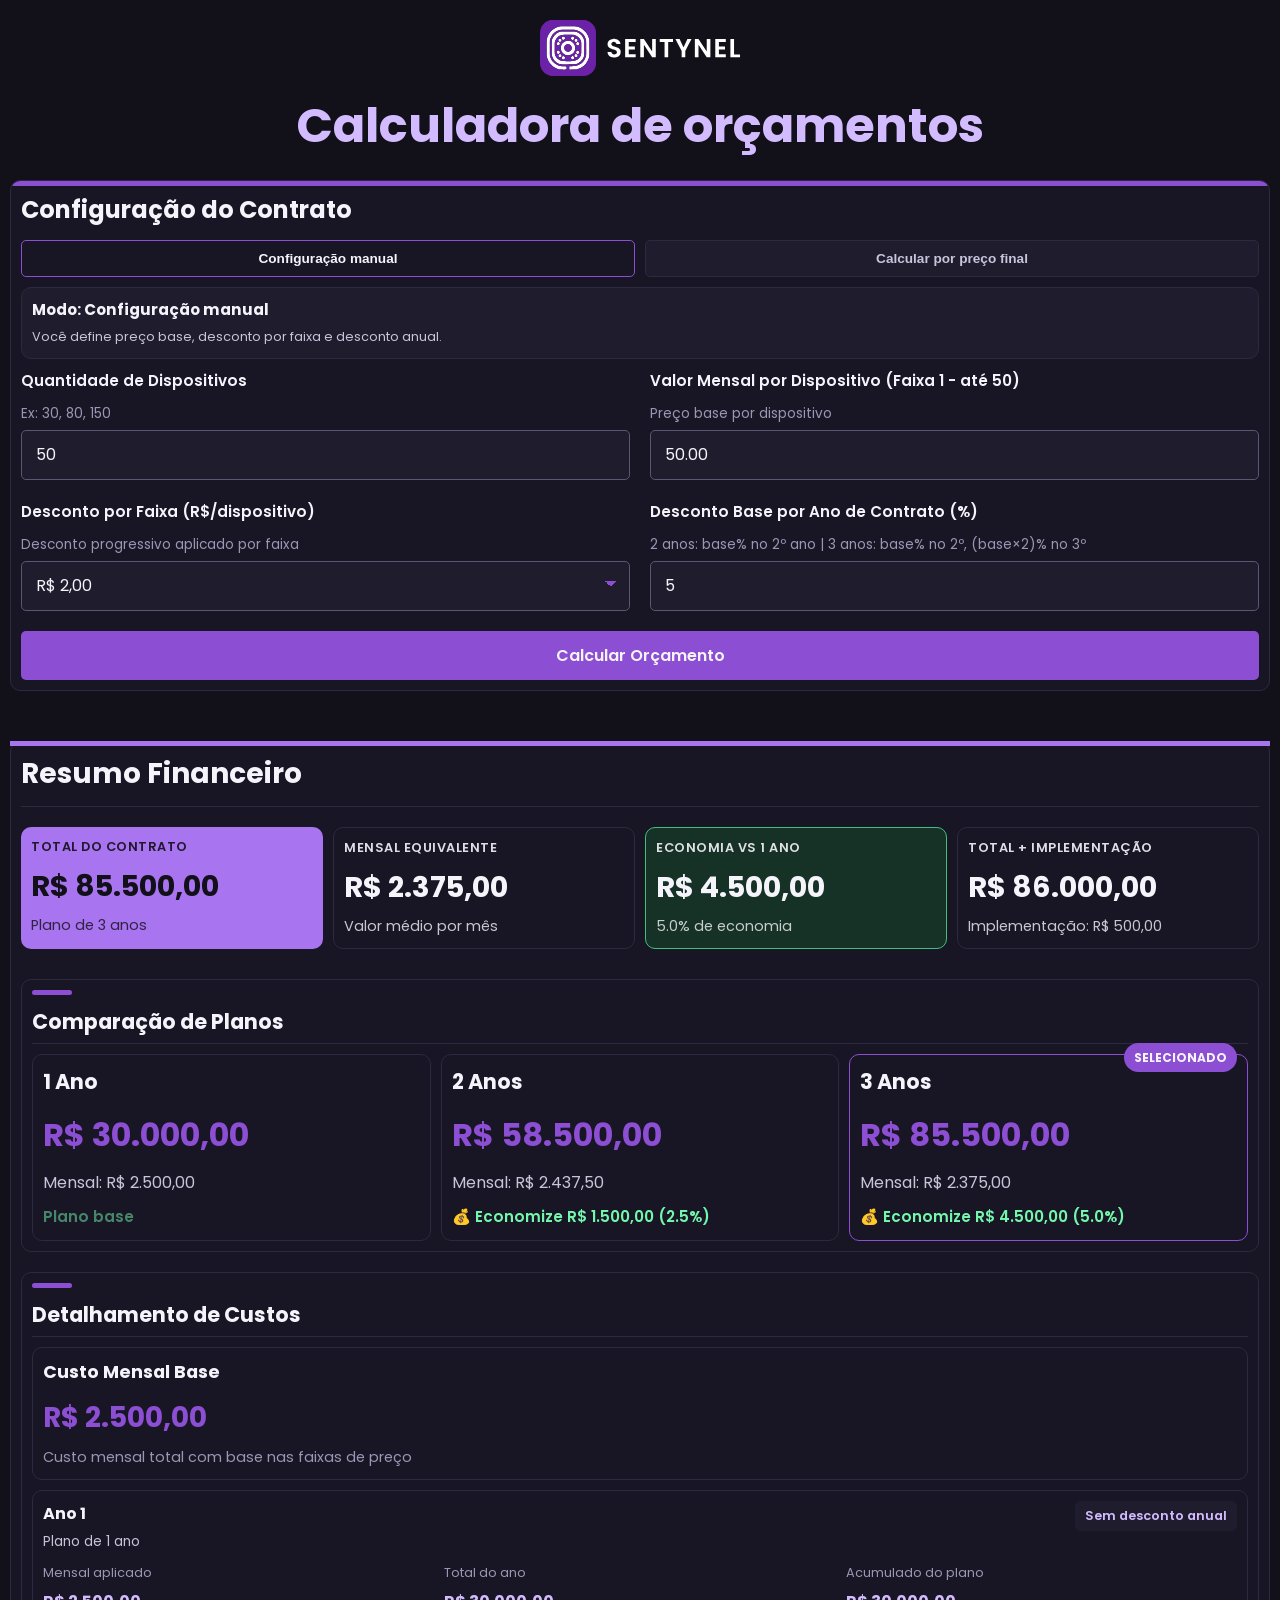
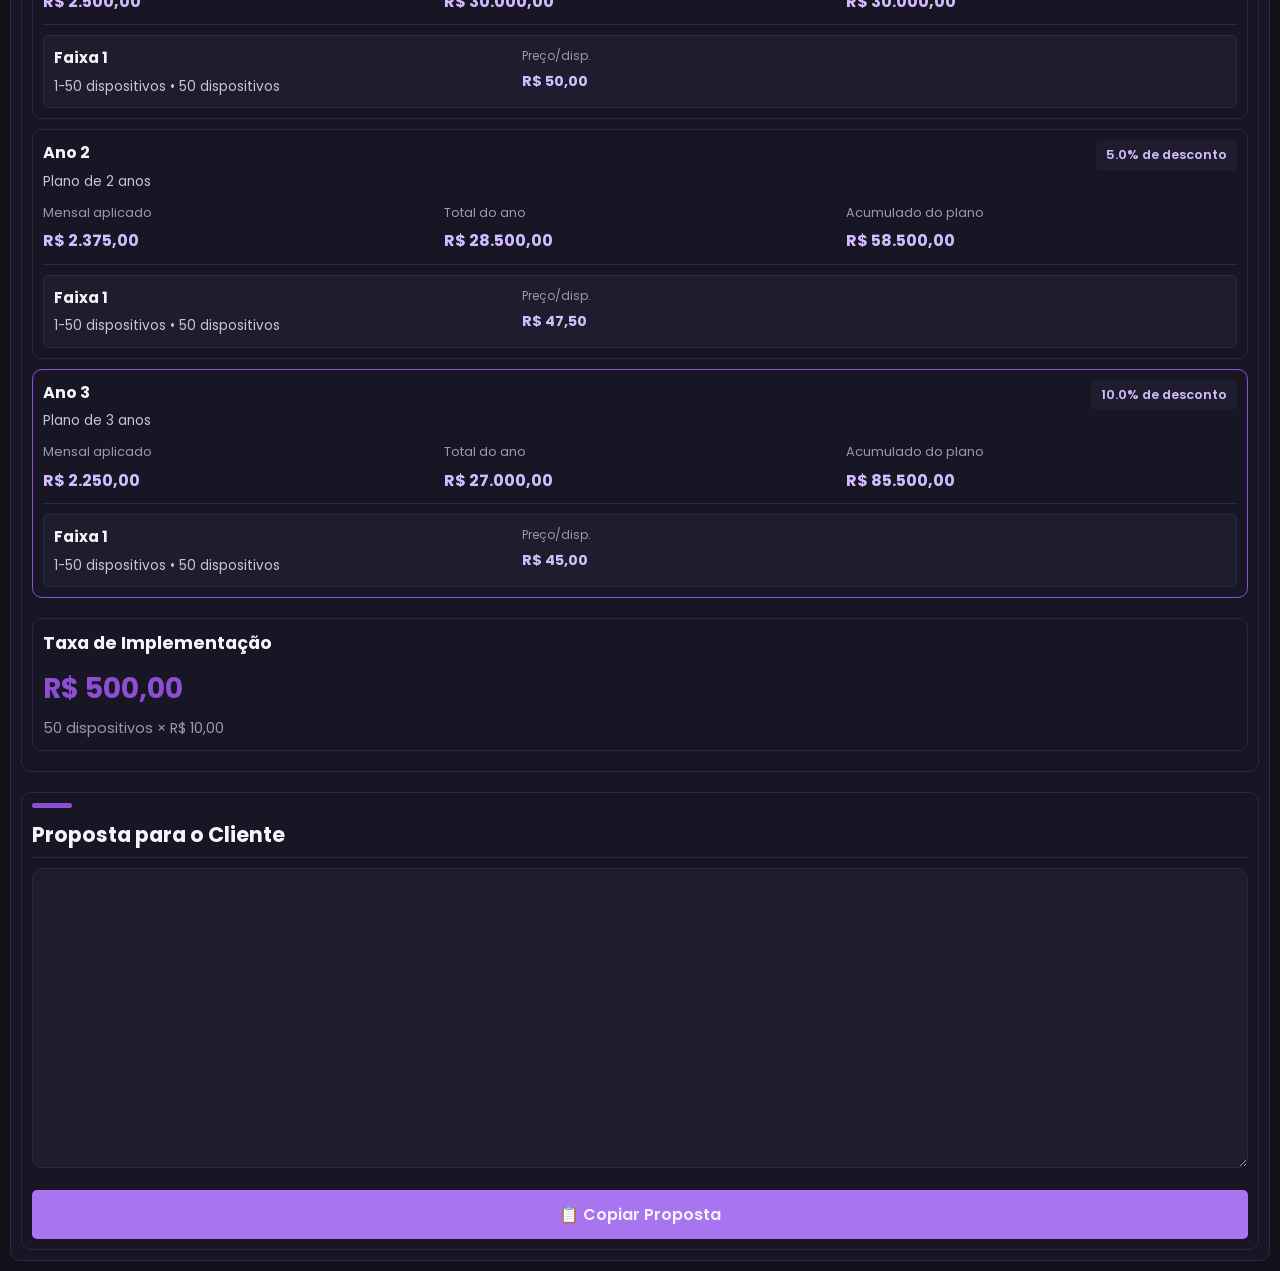
<file: index.html>
<!DOCTYPE html>
<html lang="pt-BR">
<head>
    <meta charset="UTF-8">
    <meta name="viewport" content="width=device-width, initial-scale=1.0">
    <title>Sentynel - Calculadora Comercial</title>
    <link rel="stylesheet" href="styles.css">
</head>
<body>
    <div class="container">
        <header class="header">
            <img src="./Sentynel-Logo.svg" alt="Logo Sentynel">
            <h1 class="subtitle">Calculadora de orçamentos</h1>
        </header>

        <div class="main-content">
            <!-- Formulário de Configuração -->
            <section class="config-section card">
                <h2>Configuração do Contrato</h2>

                <div class="config-mode-tabs" id="configModeTabs" role="tablist" aria-label="Modo de configuração do contrato">
                    <button type="button" class="config-mode-tab is-active" data-mode="manual" role="tab" aria-selected="true">
                        Configuração manual
                    </button>
                    <button type="button" class="config-mode-tab" data-mode="final-price" role="tab" aria-selected="false">
                        Calcular por preço final
                    </button>
                </div>

                <div class="config-mode-switch" id="configModeSwitch">
                    <div class="config-mode-info">
                        <div class="config-mode-title" id="configModeTitle">Modo: Configuração manual</div>
                        <div class="config-mode-description" id="configModeDescription">
                            Você define preço base, desconto por faixa e desconto anual.
                        </div>
                    </div>
                </div>
                
                <form id="contractForm">
                    <div class="form-group">
                        <label for="deviceCount">
                            Quantidade de Dispositivos
                            <span class="label-hint">Ex: 30, 80, 150</span>
                        </label>
                        <input 
                            type="number" 
                            id="deviceCount" 
                            min="1" 
                            value="50" 
                            required
                        >
                    </div>

                    <div class="form-group is-hidden" id="targetFinalPriceGroup">
                        <label for="targetFinalPrice">
                            Preço final desejado (mensal)
                            <span class="label-hint">Ex: 2000. Neste modo, desconto por faixa = R$ 2 e anual = 2%.</span>
                        </label>
                        <input
                            type="number"
                            id="targetFinalPrice"
                            min="0"
                            step="0.01"
                            value="2000"
                        >
                    </div>

                    <div class="form-group" id="basePriceGroup">
                        <label for="basePrice">
                            Valor Mensal por Dispositivo (Faixa 1 - até 50)
                            <span class="label-hint">Preço base por dispositivo</span>
                        </label>
                        <input
                            type="number" 
                            id="basePrice" 
                            min="0" 
                            step="0.01" 
                            value="50.00" 
                            required
                        >
                    </div>

                    <div class="form-group" id="tierDiscountGroup">
                        <label for="tierDiscount">
                            Desconto por Faixa (R$/dispositivo)
                            <span class="label-hint">Desconto progressivo aplicado por faixa</span>
                        </label>
                        <select id="tierDiscount" required>
                            <option value="2" selected>R$ 2,00</option>
                            <option value="3">R$ 3,00</option>
                        </select>
                    </div>

                    <div class="form-group" id="annualDiscountGroup">
                        <label for="annualDiscount">
                            Desconto Base por Ano de Contrato (%)
                            <span class="label-hint">2 anos: base% no 2º ano | 3 anos: base% no 2º, (base×2)% no 3º</span>
                        </label>
                        <input 
                            type="number" 
                            id="annualDiscount" 
                            min="0" 
                            max="100" 
                            step="0.5" 
                            value="5" 
                            required
                        >
                    </div>

                    <button type="button" id="calculateBtn" class="btn-primary">
                        Calcular Orçamento
                    </button>
                </form>
            </section>

            <!-- Resumo Financeiro -->
            <section class="summary-section" id="summarySection" style="display: none;">
                <div class="card">
                    <h2>Resumo Financeiro</h2>
                    
                    <!-- KPIs Principais -->
                    <div class="kpi-grid">
                        <div class="kpi-card kpi-primary">
                            <div class="kpi-label">Total do Contrato</div>
                            <div class="kpi-value" id="kpiTotal">R$ 0,00</div>
                            <div class="kpi-subtitle" id="kpiSubtitle">Plano de 3 anos</div>
                        </div>
                        <div class="kpi-card">
                            <div class="kpi-label">Mensal Equivalente</div>
                            <div class="kpi-value" id="kpiMonthly">R$ 0,00</div>
                            <div class="kpi-subtitle">Valor médio por mês</div>
                        </div>
                        <div class="kpi-card kpi-success">
                            <div class="kpi-label">Economia vs 1 Ano</div>
                            <div class="kpi-value" id="kpiSavings">R$ 0,00</div>
                            <div class="kpi-subtitle" id="kpiSavingsPercent">0%</div>
                        </div>
                        <div class="kpi-card">
                            <div class="kpi-label">Total + Implementação</div>
                            <div class="kpi-value" id="kpiWithImpl">R$ 0,00</div>
                            <div class="kpi-subtitle" id="kpiImplValue">Implementação: R$ 0,00</div>
                        </div>
                    </div>

                    <!-- Cards de Planos -->
                    <div class="plans-section">
                        <h3>Comparação de Planos</h3>
                        <div class="plans-grid" id="plansGrid">
                            <!-- Cards serão gerados dinamicamente -->
                        </div>
                    </div>

                    <!-- Detalhamento por Faixas -->
                    <div class="details-section">
                        <h3>Detalhamento de Custos</h3>
                        
                        <div class="detail-card">
                            <h4>Custo Mensal Base</h4>
                            <div class="detail-value" id="baseMonthlyCost">R$ 0,00</div>
                            <p class="detail-description">Custo mensal total com base nas faixas de preço</p>
                        </div>

                        <div class="annual-breakdown" id="annualBreakdown">
                            <!-- Detalhamento anual será gerado dinamicamente -->
                        </div>

                        <div class="tiers-breakdown" id="tiersBreakdown">
                            <!-- Breakdown de faixas será gerado dinamicamente -->
                        </div>

                        <div class="detail-card">
                            <h4>Taxa de Implementação</h4>
                            <div class="detail-value" id="implementationCost">R$ 0,00</div>
                            <p class="detail-description" id="implementationFormula">0 dispositivos × R$ 10,00</p>
                        </div>
                    </div>

                    <!-- Texto Copiável -->
                    <div class="copy-section">
                        <h3>Proposta para o Cliente</h3>
                        <div class="copy-container">
                            <textarea id="proposalText" readonly></textarea>
                            <button type="button" id="copyBtn" class="btn-secondary">
                                📋 Copiar Proposta
                            </button>
                        </div>
                    </div>
                </div>
            </section>
        </div>
    </div>

    <script src="script.js" defer></script>
</body>
</html>
</file>
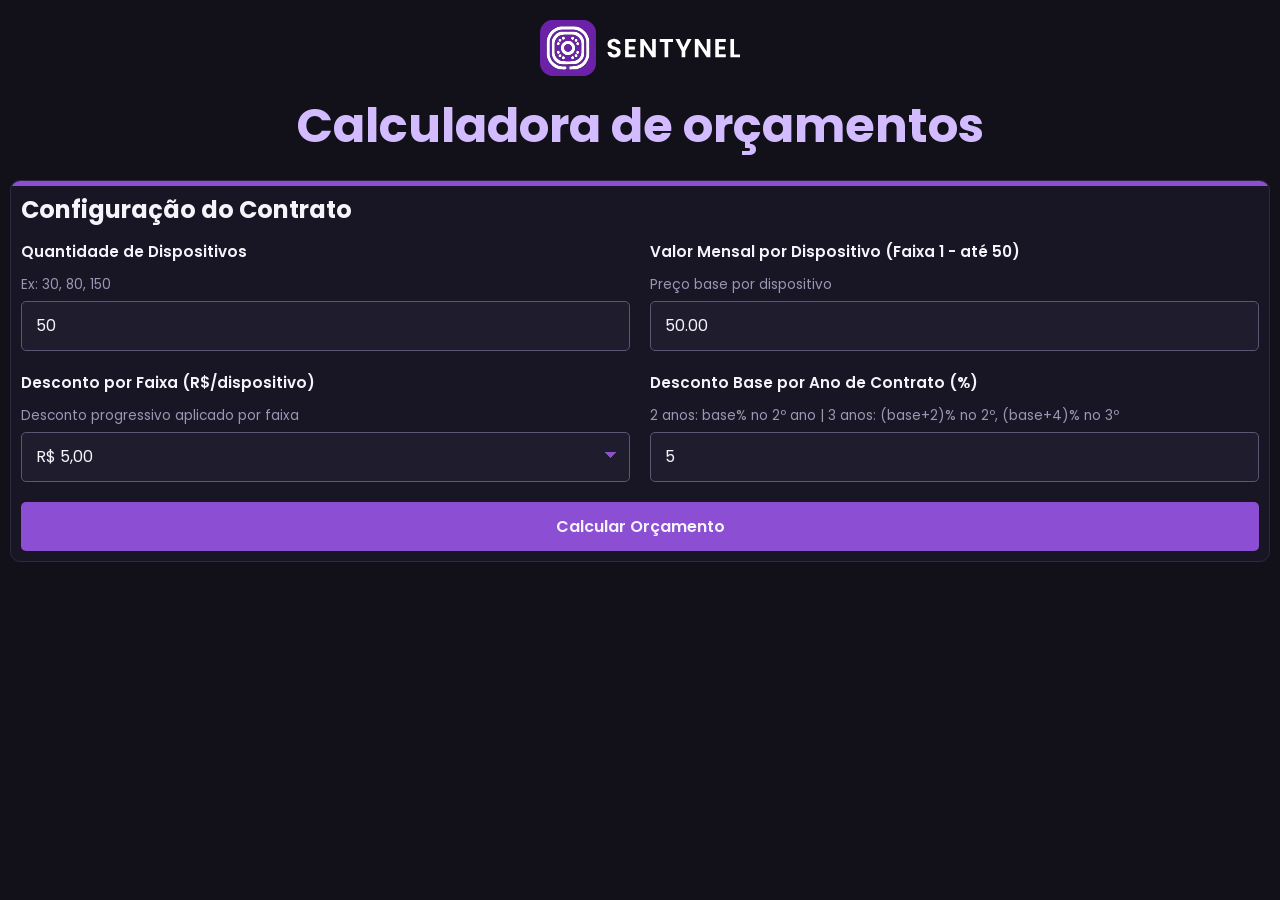
<file: Calculadora-de-custos-Sentynel.html>
<!DOCTYPE html>
<html lang="pt-BR">
<head>
    <meta charset="UTF-8">
    <meta name="viewport" content="width=device-width, initial-scale=1.0">
    <title>Sentynel - Calculadora Comercial</title>
    <link rel="stylesheet" href="styles.css">
</head>
<body>
    <div class="container">
        <header class="header">
            <img src="/Sentynel-Logo.svg">
            <h1 class="subtitle">Calculadora de orçamentos</h1>
        </header>

        <div class="main-content">
            <!-- Formulário de Configuração -->
            <section class="config-section card">
                <h2>Configuração do Contrato</h2>
                
                <form id="contractForm">
                    <div class="form-group">
                        <label for="deviceCount">
                            Quantidade de Dispositivos
                            <span class="label-hint">Ex: 30, 80, 150</span>
                        </label>
                        <input 
                            type="number" 
                            id="deviceCount" 
                            min="1" 
                            value="50" 
                            required
                        >
                    </div>

                    <div class="form-group">
                        <label for="basePrice">
                            Valor Mensal por Dispositivo (Faixa 1 - até 50)
                            <span class="label-hint">Preço base por dispositivo</span>
                        </label>
                        <input
                            type="number" 
                            id="basePrice" 
                            min="0" 
                            step="0.01" 
                            value="50.00" 
                            required
                        >
                    </div>

                    <div class="form-group">
                        <label for="tierDiscount">
                            Desconto por Faixa (R$/dispositivo)
                            <span class="label-hint">Desconto progressivo aplicado por faixa</span>
                        </label>
                        <select id="tierDiscount" required>
                            <option value="2">R$ 2,00</option>
                            <option value="3">R$ 3,00</option>
                            <option value="4">R$ 4,00</option>
                            <option value="5" selected>R$ 5,00</option>
                        </select>
                    </div>

                    <div class="form-group">
                        <label for="annualDiscount">
                            Desconto Base por Ano de Contrato (%)
                            <span class="label-hint">2 anos: base% no 2º ano | 3 anos: (base+2)% no 2º, (base+4)% no 3º</span>
                        </label>
                        <input 
                            type="number" 
                            id="annualDiscount" 
                            min="0" 
                            max="100" 
                            step="0.5" 
                            value="5" 
                            required
                        >
                    </div>

                    <button type="button" id="calculateBtn" class="btn-primary">
                        Calcular Orçamento
                    </button>
                </form>
            </section>

            <!-- Resumo Financeiro -->
            <section class="summary-section" id="summarySection" style="display: none;">
                <div class="card">
                    <h2>Resumo Financeiro</h2>
                    
                    <!-- KPIs Principais -->
                    <div class="kpi-grid">
                        <div class="kpi-card kpi-primary">
                            <div class="kpi-label">Total do Contrato</div>
                            <div class="kpi-value" id="kpiTotal">R$ 0,00</div>
                            <div class="kpi-subtitle" id="kpiSubtitle">Plano de 3 anos</div>
                        </div>
                        <div class="kpi-card">
                            <div class="kpi-label">Mensal Equivalente</div>
                            <div class="kpi-value" id="kpiMonthly">R$ 0,00</div>
                            <div class="kpi-subtitle">Valor médio por mês</div>
                        </div>
                        <div class="kpi-card kpi-success">
                            <div class="kpi-label">Economia vs 1 Ano</div>
                            <div class="kpi-value" id="kpiSavings">R$ 0,00</div>
                            <div class="kpi-subtitle" id="kpiSavingsPercent">0%</div>
                        </div>
                        <div class="kpi-card">
                            <div class="kpi-label">Total + Implementação</div>
                            <div class="kpi-value" id="kpiWithImpl">R$ 0,00</div>
                            <div class="kpi-subtitle" id="kpiImplValue">Implementação: R$ 0,00</div>
                        </div>
                    </div>

                    <!-- Cards de Planos -->
                    <div class="plans-section">
                        <h3>Comparação de Planos</h3>
                        <div class="plans-grid" id="plansGrid">
                            <!-- Cards serão gerados dinamicamente -->
                        </div>
                    </div>

                    <!-- Detalhamento por Faixas -->
                    <div class="details-section">
                        <h3>Detalhamento de Custos</h3>
                        
                        <div class="detail-card">
                            <h4>Custo Mensal Base</h4>
                            <div class="detail-value" id="baseMonthlyCost">R$ 0,00</div>
                            <p class="detail-description">Custo mensal total com base nas faixas de preço</p>
                        </div>

                        <div class="annual-breakdown" id="annualBreakdown">
                            <!-- Detalhamento anual será gerado dinamicamente -->
                        </div>

                        <div class="tiers-breakdown" id="tiersBreakdown">
                            <!-- Breakdown de faixas será gerado dinamicamente -->
                        </div>

                        <div class="detail-card">
                            <h4>Taxa de Implementação</h4>
                            <div class="detail-value" id="implementationCost">R$ 0,00</div>
                            <p class="detail-description" id="implementationFormula">0 dispositivos × R$ 10,00</p>
                        </div>
                    </div>

                    <!-- Texto Copiável -->
                    <div class="copy-section">
                        <h3>Proposta para o Cliente</h3>
                        <div class="copy-container">
                            <textarea id="proposalText" readonly></textarea>
                            <button type="button" id="copyBtn" class="btn-secondary">
                                📋 Copiar Proposta
                            </button>
                        </div>
                    </div>
                </div>
            </section>
        </div>
    </div>

    <script src="script.js" defer></script>
</body>
</html>
</file>
<file: styles.css>
@import url('https://fonts.googleapis.com/css2?family=Poppins:ital,wght@0,100;0,200;0,300;0,400;0,500;0,600;0,700;0,800;0,900;1,100;1,200;1,300;1,400;1,500;1,600;1,700;1,800;1,900&display=swap');

:root {
    --font-principal: 'Poppins', system-ui, -apple-system, 'Segoe UI', Roboto, 'Helvetica Neue', Arial, sans-serif;

    --font-size-smm: 0.6rem;
    --font-size-sm: 0.8rem;
    --font-size-base: 1rem;
    --font-size-l: 1.25rem;
    --font-size-2xl: 2.5rem;
    --font-size-3xl: 3rem;
    --text-line-height-off: 3rem;

    --container-border-radius: 10px;
    --card-border-radius: 5px;

    --text-dark-primary: #f5f4fb;
    --text-dark-secondary: #c9c4da;
    --text-dark-muted: #9b96b4;
    --text-dark-disabled: #6c6783;

    --text-light-primary: #121019;
    --text-light-secondary: #2c2940;
    --text-light-muted: #494360;
    --text-light-disabled: #5c5675;

    --text-primary: #f5f4fb;
    --text-secondary: #c9c4da;
    --text-muted: #9b96b4;
    --text-disabled: #6c6783;

    --text-on-dark-primary: #f5f4fb;
    --text-on-dark-secondary: #dcd7ee;
    --text-on-dark-muted: #b1abc9;
    --text-on-dark-disabled: #8b84a6;

    --text-color: #f5f4fb;
    --text-color-secondary: #c9c4da;
    --text-color-muted: #9b96b4;
    --text-color-disabled: #6c6783;

    --bg-100: #121019;
    --bg-200: #181624;
    --bg-300: #1f1c2d;
    --bg-400: #2c2940;

    --bg-dark-100: #1f1c2d;
    --bg-dark-200: #2c2940;
    --bg-dark-300: #181624;
    --bg-dark-400: #0d0b14;

    --gray-50: #1a1824;
    --gray-100: #262238;
    --gray-200: #3a3651;
    --gray-300: #5c5675;
    --gray-400: #7f79a0;
    --gray-500: #b4aed2;

    --brand-100: #4a3c76;
    --brand-200: #6c22a8;
    --brand-300: #8c4ed3;
    --brand-400: #a874ef;
    --brand-500: #d2bbff;

    --success-100: #163226;
    --success-300: #40c07f;
    --success-500: #74f7ad;

    --warning-100: #3a2b14;
    --warning-300: #e3b437;
    --warning-500: #ffd063;

    --error-100: #381b25;
    --error-300: #ff5c7a;
    --error-500: #ff99b0;

    --info-100: #16253a;
    --info-300: #4c8dff;
    --info-500: #7db5ff;

    --primary-color: var(--brand-300);
    --primary-hover: var(--brand-200);
    --success-color: var(--success-500);
    --success-light: var(--success-100);
    --danger-color: var(--error-500);
    --border-color: var(--bg-400);
    --bg-light: var(--bg-100);
    --bg-white: var(--bg-200);
    --surface-elevated: var(--bg-200);
    --shadow-sm: none;
    --shadow-md: none;
    --shadow-lg: none;
    --radius-sm: 5px;
    --radius-md: 10px;
    --radius-lg: 10px;
}

* {
    margin: 0;
    padding: 0;
    box-sizing: border-box;
}

body {
    font-family: var(--font-principal);
    background: var(--bg-100);
    color: var(--text-primary);
    line-height: 1.6;
    min-height: 100vh;
    padding: 10px;
}

.container {
    margin: 0 auto;
    max-width: 1320px;
}

/* Header */
.header {
    text-align: center;
    color: var(--text-primary);
    margin-bottom: 10px;
    padding: 10px;
}

.header h1 {
    font-size: clamp(2rem, 4vw, var(--font-size-3xl));
    font-weight: 700;
    margin-bottom: 8px;
    color: var(--brand-500);
    line-height: 1.1;
}

.header img {
    width: 200px;
    margin-bottom: 16px;
}

/* Main Content */
.main-content {
    display: grid;
    grid-template-columns: 1fr;
    gap: 50px;
    align-items: start;
}

/* Card Base */
.card {
    background: var(--surface-elevated);
    border-radius: var(--radius-lg);
    box-shadow: var(--shadow-lg);
    padding: 10px;
    border: 1px solid var(--bg-400);
}

/* Configuration Section */
#contractForm {
    display: grid;
    grid-template-columns: repeat(2, minmax(0, 1fr));
    gap: 20px;
    align-items: start;
}

.config-section h2 {
    font-size: 1.5rem;
    margin-bottom: 10px;
    color: var(--text-primary);
}

.config-section {
    position: relative;
    overflow: hidden;
}

.config-mode-tabs {
    display: grid;
    grid-template-columns: repeat(2, minmax(0, 1fr));
    gap: 10px;
    margin-bottom: 10px;
}

.config-mode-tab {
    border: 1px solid var(--bg-400);
    border-radius: var(--radius-sm);
    background: var(--bg-300);
    color: var(--text-secondary);
    padding: 10px;
    font-size: 0.85rem;
    font-weight: 600;
    cursor: pointer;
    transition: 0.2s;
    text-align: center;
}

.config-mode-tab:hover {
    border-color: var(--brand-300);
    color: var(--text-primary);
}

.config-mode-tab.is-active {
    border-color: var(--brand-300);
    background: var(--bg-200);
    color: var(--text-primary);
}

.config-mode-switch {
    display: flex;
    align-items: center;
    gap: 10px;
    margin-bottom: 10px;
    padding: 10px;
    border: 1px solid var(--bg-400);
    border-radius: var(--radius-md);
    background: var(--bg-300);
}

.config-mode-info {
    display: grid;
    gap: 5px;
}

.config-mode-title {
    font-size: 0.95rem;
    font-weight: 700;
    color: var(--text-primary);
}

.config-mode-description {
    font-size: 0.8rem;
    color: var(--text-secondary);
}

.config-section::before {
    content: '';
    position: absolute;
    inset: 0 0 auto 0;
    height: 5px;
    background: var(--brand-300);
}

.form-group {
    grid-column: span 1;
    display: flex;
    flex-direction: column;
}

.is-hidden {
    display: none !important;
}

.form-group label {
    display: flex;
    flex-direction: column;
    font-weight: 600;
    margin-bottom: 5px;
    color: var(--text-primary);
    font-size: 0.95rem;
    gap: 5px;
}

#calculateBtn {
    grid-column: 1 / -1;
}

.label-hint {
    font-weight: 400;
    font-size: 0.85rem;
    color: var(--text-muted);
    margin-top: 5px;
}

.form-group input, select {
    width: 100%;
    min-height: 50px;
    padding: 10px 14px;
    border: 1px solid var(--gray-300);
    border-radius: var(--radius-sm);
    font-size: var(--font-size-base);
    transition: all 0.2s;
    background: var(--bg-300);
    color: var(--text-primary);
    font-family: inherit;
}

.form-group input[type="number"]:focus,
.form-group select:focus {
    outline: none;
    border-color: var(--primary-color);
    box-shadow: none;
    background: var(--bg-300);
}

.input-currency,
.input-percentage {
    position: relative;
    display: flex;
    align-items: center;
    width: 100%;
    background: var(--bg-300);
    padding: 5px 10px;
    border-radius: var(--radius-sm);
    border: 1px solid var(--bg-400);
    transition: 0.2s;
}

.input-currency:focus-within,
.input-percentage:focus-within {
    border-color: var(--brand-300);
    box-shadow: none;
}

.currency-symbol {
    color: var(--text-muted);
    font-weight: 600;
}

.input-currency input {
    padding-left: 8px;
    background: transparent;
    border: none;
    box-shadow: none;
}

.input-percentage input {
    padding-right: 8px;
    background: transparent;
    border: none;
    box-shadow: none;
}

.percentage-symbol {
    color: var(--text-muted);
    font-weight: 600;
}

.form-group select {
    cursor: pointer;
    appearance: none;
    -webkit-appearance: none;
    -moz-appearance: none;
    background-image: linear-gradient(45deg, transparent 50%, var(--brand-300) 50%), linear-gradient(135deg, var(--brand-300) 50%, transparent 50%);
    background-position: calc(100% - 18px) calc(50% - 2px), calc(100% - 12px) calc(50% - 2px);
    background-size: 6px 6px, 6px 6px;
    background-repeat: no-repeat;
    padding-right: 34px;
}

/* Buttons */
.btn-primary,
.btn-secondary {
    padding: 12px 20px;
    border: none;
    border-radius: var(--radius-sm);
    font-size: var(--font-size-base);
    font-weight: 600;
    cursor: pointer;
    transition: all 0.2s ease;
    width: 100%;
    font-family: inherit;
}

.btn-primary {
    background: var(--brand-300);
    color: var(--text-on-dark-primary);
}

.btn-primary:hover {
    transform: none;
    opacity: 0.95;
}

.btn-secondary {
    background: var(--brand-400);
    color: var(--text-on-dark-primary);
    margin-top: 12px;
}

.btn-secondary:hover {
    background: var(--brand-300);
}

/* Summary Section */
.summary-section {
    grid-column: 1 / -1;
}

.summary-section > .card {
    display: grid;
    gap: 10px;
}

.summary-section h2 {
    font-size: 1.75rem;
    margin-bottom: 10px;
    color: var(--text-primary);
    padding-bottom: 10px;
    border-bottom: 1px solid var(--bg-400);
}

.summary-section h3 {
    font-size: 1.3rem;
    margin-bottom: 10px;
    margin-top: 0;
    color: var(--text-primary);
    padding-bottom: 5px;
    border-bottom: 1px solid var(--bg-400);
}

/* KPI Grid */
.kpi-grid {
    display: grid;
    grid-template-columns: repeat(auto-fit, minmax(250px, 1fr));
    gap: 10px;
    margin-bottom: 10px;
}

.kpi-card {
    background: var(--bg-200);
    border-radius: var(--radius-md);
    padding: 10px;
    border: 1px solid var(--bg-400);
    transition: all 0.2s;
    box-shadow: var(--shadow-sm);
}

.kpi-card:hover {
    transform: none;
    box-shadow: var(--shadow-md);
}

.kpi-primary {
    background: var(--brand-400);
    border: none;
    color: var(--text-light-primary);
}

.kpi-success {
    background: var(--success-100);
    border-color: var(--success-300);
}

.kpi-label {
    font-size: var(--font-size-sm);
    font-weight: 600;
    text-transform: uppercase;
    letter-spacing: 0.5px;
    opacity: 0.9;
    margin-bottom: 5px;
}

.kpi-value {
    font-size: clamp(1.8rem, 2vw, 2.4rem);
    font-weight: 700;
    margin-bottom: 5px;
}

.kpi-subtitle {
    font-size: 0.9rem;
    opacity: 0.8;
}

/* Plans Grid */
.plans-section {
    margin-top: 10px;
    background: var(--bg-dark-300);
    border: 1px solid var(--bg-400);
    border-radius: var(--radius-md);
    padding: 10px;
}

.plans-grid {
    display: grid;
    grid-template-columns: repeat(auto-fit, minmax(280px, 1fr));
    gap: 10px;
}

.plan-card {
    background: var(--bg-white);
    border: 1px solid var(--bg-400);
    border-radius: var(--radius-md);
    padding: 10px;
    cursor: pointer;
    transition: all 0.2s;
    position: relative;
    box-shadow: var(--shadow-sm);
}

.plan-card:hover {
    transform: none;
    box-shadow: var(--shadow-lg);
    border-color: var(--brand-200);
}

.plan-card.selected {
    border-color: var(--primary-color);
    background: var(--bg-200);
    box-shadow: none;
}

.plan-badge {
    position: absolute;
    top: -12px;
    right: 10px;
    background: var(--brand-300);
    color: var(--text-on-dark-primary);
    padding: 5px 10px;
    border-radius: 20px;
    font-size: 0.75rem;
    font-weight: 700;
    text-transform: uppercase;
}

.plan-title {
    font-size: 1.3rem;
    font-weight: 700;
    margin-bottom: 10px;
    color: var(--text-primary);
}

.plan-total {
    font-size: 2rem;
    font-weight: 700;
    color: var(--brand-300);
    margin-bottom: 10px;
}

.plan-monthly {
    font-size: 1rem;
    color: var(--text-secondary);
    margin-bottom: 10px;
}

.plan-savings {
    font-size: 0.95rem;
    color: var(--success-500);
    font-weight: 600;
}

/* Details Section */
.details-section {
    margin-top: 10px;
    background: var(--bg-dark-300);
    border: 1px solid var(--bg-400);
    border-radius: var(--radius-md);
    padding: 10px;
}

.detail-card {
    background: var(--bg-200);
    border-radius: var(--radius-md);
    padding: 10px;
    margin-bottom: 10px;
    border: 1px solid var(--bg-400);
}

.detail-card h4 {
    font-size: 1.1rem;
    margin-bottom: 10px;
    color: var(--text-primary);
}

.detail-value {
    font-size: 1.75rem;
    font-weight: 700;
    color: var(--brand-300);
    margin-bottom: 5px;
}

.detail-description {
    font-size: 0.9rem;
    color: var(--text-muted);
}

.annual-breakdown {
    display: grid;
    gap: 10px;
    margin-bottom: 10px;
}

.annual-item {
    background: var(--bg-200);
    border: 1px solid var(--bg-400);
    border-radius: var(--radius-md);
    padding: 10px;
}

.annual-item.selected {
    border-color: var(--brand-300);
}

.annual-item-header {
    display: flex;
    justify-content: space-between;
    align-items: flex-start;
    gap: 10px;
    margin-bottom: 10px;
}

.annual-item-title {
    font-size: 1rem;
    font-weight: 700;
    color: var(--text-primary);
}

.annual-item-subtitle {
    font-size: 0.85rem;
    color: var(--text-secondary);
    margin-top: 5px;
}

.annual-item-badge {
    padding: 5px 10px;
    border-radius: var(--radius-sm);
    background: var(--bg-300);
    color: var(--brand-500);
    font-size: 0.8rem;
    font-weight: 600;
    white-space: nowrap;
}

.annual-item-grid {
    display: grid;
    grid-template-columns: repeat(3, minmax(0, 1fr));
    gap: 10px;
}

.annual-item-label {
    font-size: 0.8rem;
    color: var(--text-muted);
    margin-bottom: 5px;
}

.annual-item-value {
    font-size: 1rem;
    font-weight: 700;
    color: var(--brand-500);
}

.annual-tier-list {
    display: grid;
    gap: 10px;
    margin-top: 10px;
    padding-top: 10px;
    border-top: 1px solid var(--bg-400);
}

.annual-tier-item {
    display: grid;
    grid-template-columns: minmax(0, 1.3fr) minmax(0, 2fr);
    gap: 10px;
    padding: 10px;
    border: 1px solid var(--bg-400);
    border-radius: var(--radius-sm);
    background: var(--bg-300);
}

.annual-tier-main {
    display: grid;
    gap: 5px;
}

.annual-tier-name {
    font-size: 0.95rem;
    font-weight: 700;
    color: var(--text-primary);
}

.annual-tier-range {
    font-size: 0.85rem;
    color: var(--text-secondary);
}

.annual-tier-metrics {
    display: grid;
    grid-template-columns: repeat(3, minmax(0, 1fr));
    gap: 10px;
}

.annual-tier-label {
    font-size: 0.75rem;
    color: var(--text-muted);
    margin-bottom: 5px;
}

.annual-tier-value {
    font-size: 0.9rem;
    font-weight: 700;
    color: var(--brand-500);
}

/* Tiers Breakdown */
.tiers-breakdown {
    display: grid;
    gap: 10px;
    margin-bottom: 10px;
}

.tier-item {
    background: var(--bg-white);
    border: 1px solid var(--bg-400);
    border-radius: var(--radius-md);
    padding: 10px;
    display: grid;
    grid-template-columns: 2fr 1fr 1fr;
    gap: 10px;
    align-items: center;
}

.tier-name {
    font-weight: 700;
    color: var(--brand-500);
}

.tier-details {
    font-size: 0.9rem;
    color: var(--text-secondary);
    margin-top: 5px;
}

.tier-price {
    text-align: center;
}

.tier-price-label {
    font-size: 0.85rem;
    color: var(--text-secondary);
    margin-bottom: 5px;
}

.tier-price-value {
    font-size: 1.1rem;
    font-weight: 700;
    color: var(--brand-300);
}

.tier-total {
    text-align: right;
}

.tier-total-label {
    font-size: 0.85rem;
    color: var(--text-secondary);
    margin-bottom: 5px;
}

.tier-total-value {
    font-size: 1.1rem;
    font-weight: 700;
    color: var(--text-primary);
}

/* Copy Section */
.copy-section {
    margin-top: 10px;
    background: var(--bg-dark-300);
    border: 1px solid var(--bg-400);
    border-radius: var(--radius-md);
    padding: 10px;
}

.copy-container {
    position: relative;
    display: grid;
    gap: 10px;
}

#proposalText {
    width: 100%;
    min-height: 300px;
    padding: 10px;
    border: 1px solid var(--bg-400);
    border-radius: var(--radius-md);
    font-family: var(--font-principal);
    font-size: 0.9rem;
    line-height: 1.6;
    resize: vertical;
    background: var(--bg-300);
    color: var(--text-primary);
}

#proposalText:focus {
    outline: none;
    border-color: var(--primary-color);
    box-shadow: none;
}

#summarySection {
    position: relative;
}

#summarySection .card {
    overflow: hidden;
}

#summarySection .card::before {
    content: '';
    position: absolute;
    inset: 0 0 auto 0;
    height: 5px;
    background: var(--brand-400);
}

.plans-section,
.details-section,
.copy-section {
    position: relative;
}

.plans-section::before,
.details-section::before,
.copy-section::before {
    content: '';
    display: block;
    width: 40px;
    height: 5px;
    margin-bottom: 10px;
    border-radius: var(--radius-sm);
    background: var(--brand-300);
}

textarea::selection,
input::selection {
    background: rgba(140, 78, 211, 0.3);
}

/* Responsive */
@media (max-width: 1024px) {
    .main-content {
        grid-template-columns: 1fr;
    }
    
    .summary-section {
        grid-column: 1;
    }
}

@media (max-width: 768px) {
    .config-mode-tabs {
        grid-template-columns: 1fr;
    }

    .header h1 {
        font-size: 2rem;
    }
    
    .kpi-grid {
        grid-template-columns: 1fr;
    }
    
    .plans-grid {
        grid-template-columns: 1fr;
    }
    
    .tier-item {
        grid-template-columns: 1fr;
        text-align: center;
    }

    .annual-item-header,
    .annual-item-grid {
        grid-template-columns: 1fr;
        display: grid;
    }

    .annual-tier-item,
    .annual-tier-metrics {
        grid-template-columns: 1fr;
    }
    
    .tier-price,
    .tier-total {
        text-align: center;
    }
    
    .card {
        padding: 20px;
    }

    .header::after {
        width: 100%;
    }

    #contractForm {
        grid-template-columns: 1fr;
    }
}

/* Animation */
@keyframes fadeIn {
    from {
        opacity: 0;
        transform: translateY(20px);
    }
    to {
        opacity: 1;
        transform: translateY(0);
    }
}

.summary-section {
    animation: fadeIn 0.4s ease-out;
}
</file>
